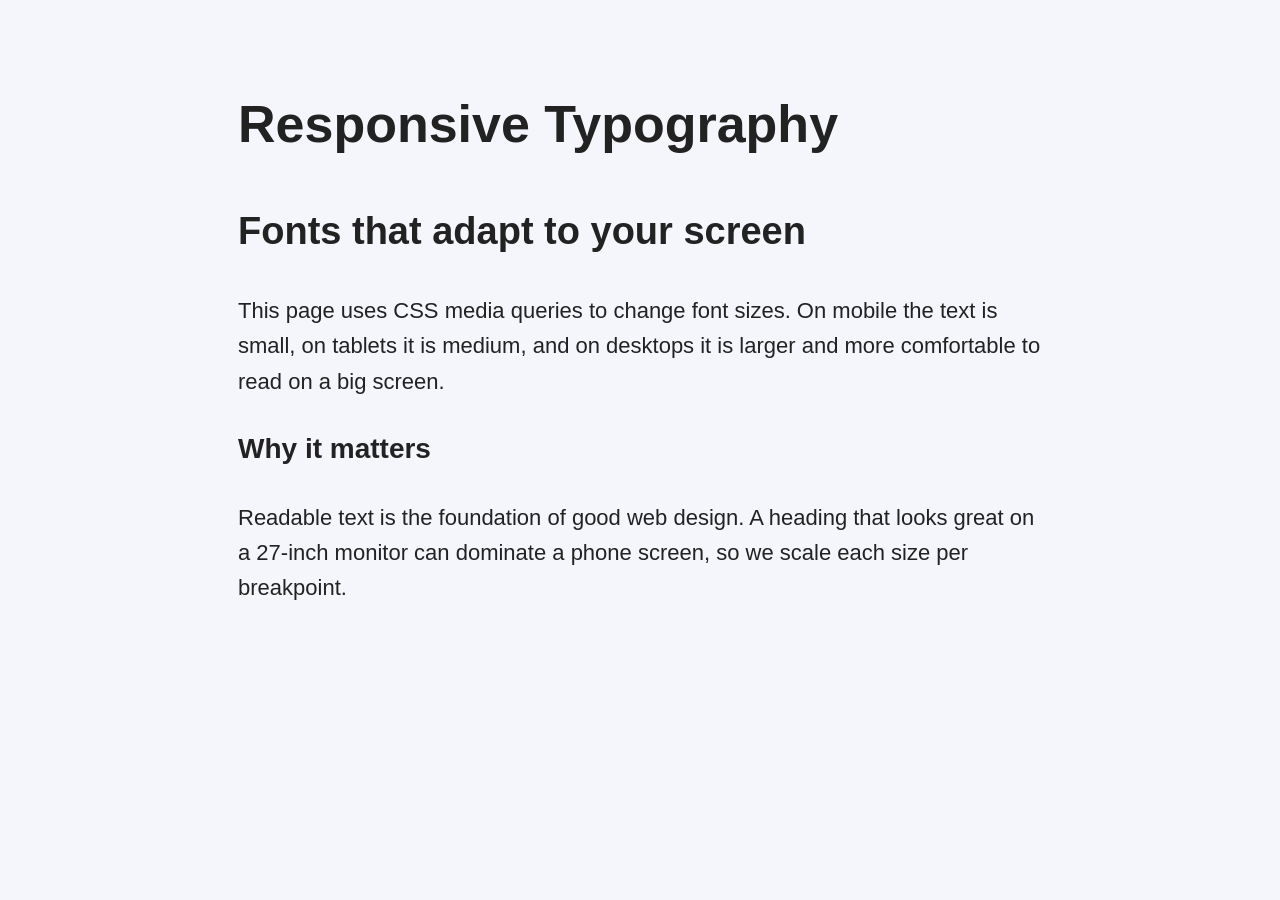
<file: task0/index.html>
<!DOCTYPE html>
<html lang="en">
<head>
<meta charset="UTF-8"><meta name="viewport" content="width=device-width, initial-scale=1.0">
<title>Task 0 - Responsive Typography</title>
<link rel="stylesheet" href="style.css">
</head>
<body>
<main class="page">
  <h1>Responsive Typography</h1>
  <h2>Fonts that adapt to your screen</h2>
  <p>This page uses CSS media queries to change font sizes. On mobile the text is small, on tablets it is medium, and on desktops it is larger and more comfortable to read on a big screen.</p>
  <h3>Why it matters</h3>
  <p>Readable text is the foundation of good web design. A heading that looks great on a 27-inch monitor can dominate a phone screen, so we scale each size per breakpoint.</p>
</main>
</body>
</html>
</file>
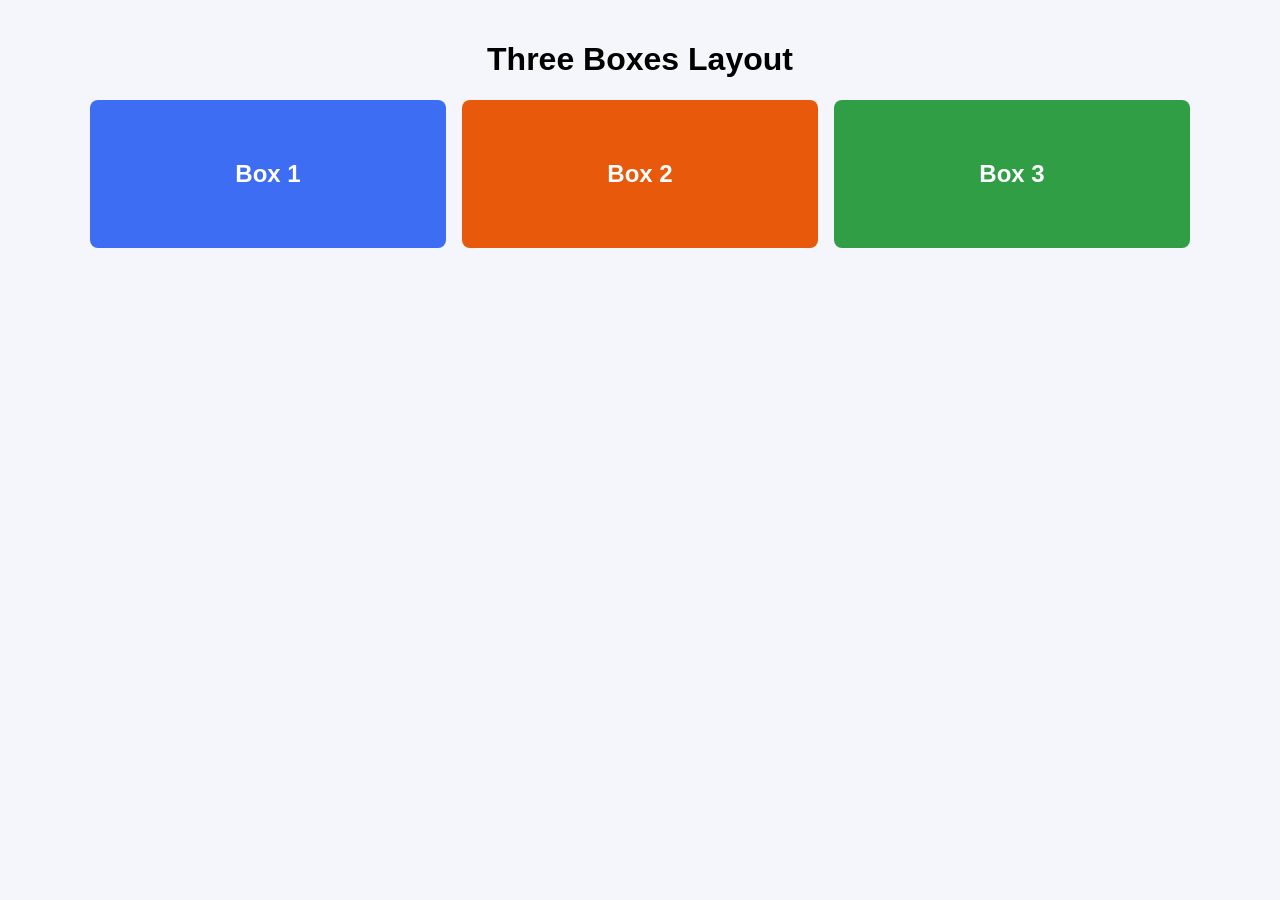
<file: task1/index.html>
<!DOCTYPE html>
<html lang="en">
<head>
<meta charset="UTF-8"><meta name="viewport" content="width=device-width, initial-scale=1.0">
<title>Task 1 - Responsive Layout (Media Queries)</title>
<link rel="stylesheet" href="style.css">
</head>
<body>
<h1>Three Boxes Layout</h1>
<div class="container">
  <div class="box b1"><h2>Box 1</h2></div>
  <div class="box b2"><h2>Box 2</h2></div>
  <div class="box b3"><h2>Box 3</h2></div>
</div>
</body>
</html>
</file>
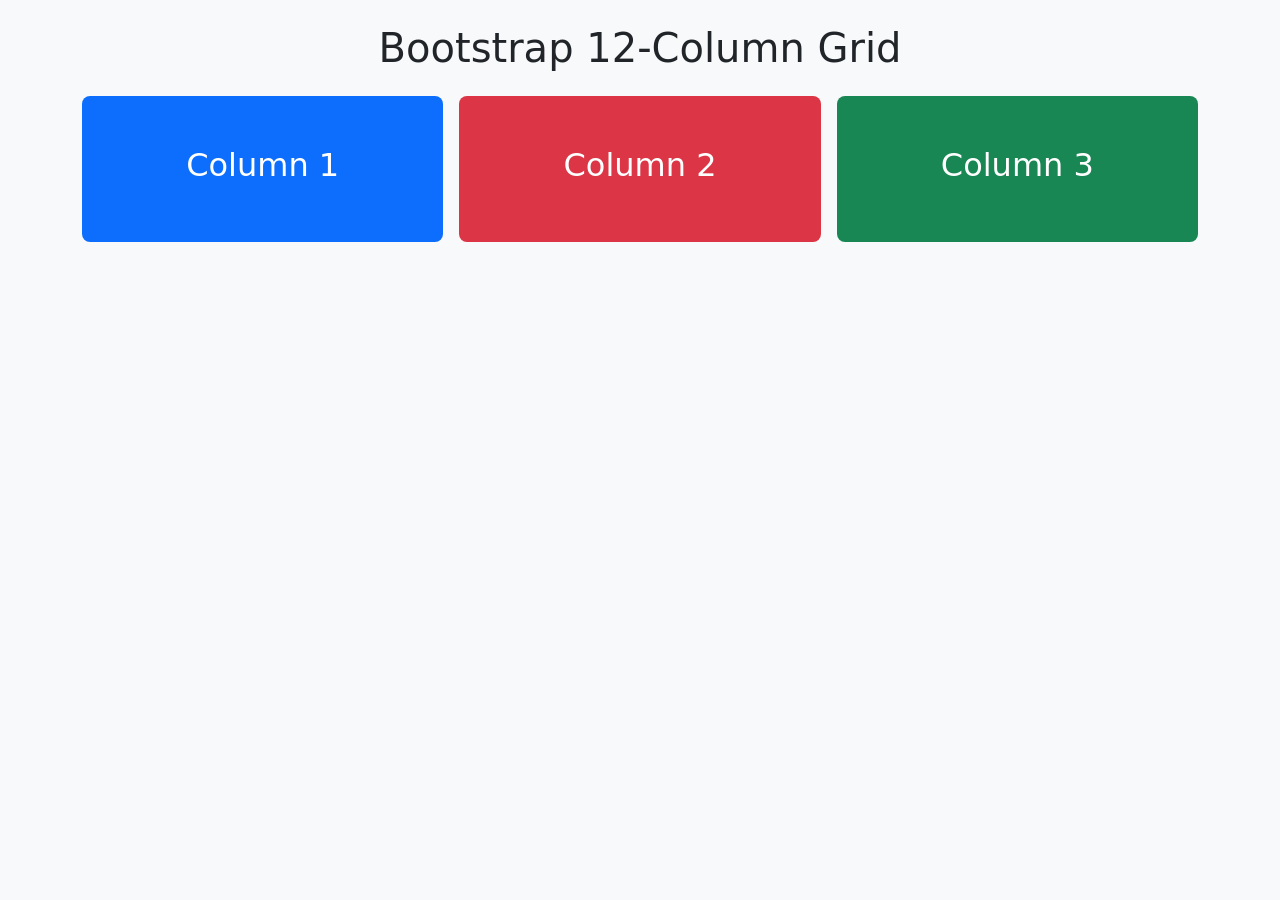
<file: task2/index.html>
<!DOCTYPE html>
<html lang="en">
<head>
<meta charset="UTF-8"><meta name="viewport" content="width=device-width, initial-scale=1.0">
<title>Task 2 - Bootstrap Columns</title>
<link href="https://cdn.jsdelivr.net/npm/bootstrap@5.3.3/dist/css/bootstrap.min.css" rel="stylesheet">
<link rel="stylesheet" href="style.css">
</head>
<body class="bg-light">
<div class="container py-4">
  <h1 class="text-center mb-4">Bootstrap 12-Column Grid</h1>
  <div class="row g-3">
    <div class="col-12 col-md-6 col-lg-4"><div class="col-box bg-primary"><h2>Column 1</h2></div></div>
    <div class="col-12 col-md-6 col-lg-4"><div class="col-box bg-danger"><h2>Column 2</h2></div></div>
    <div class="col-12 col-md-12 col-lg-4"><div class="col-box bg-success"><h2>Column 3</h2></div></div>
  </div>
</div>
<script src="https://cdn.jsdelivr.net/npm/bootstrap@5.3.3/dist/js/bootstrap.bundle.min.js"></script>
</body>
</html>
</file>
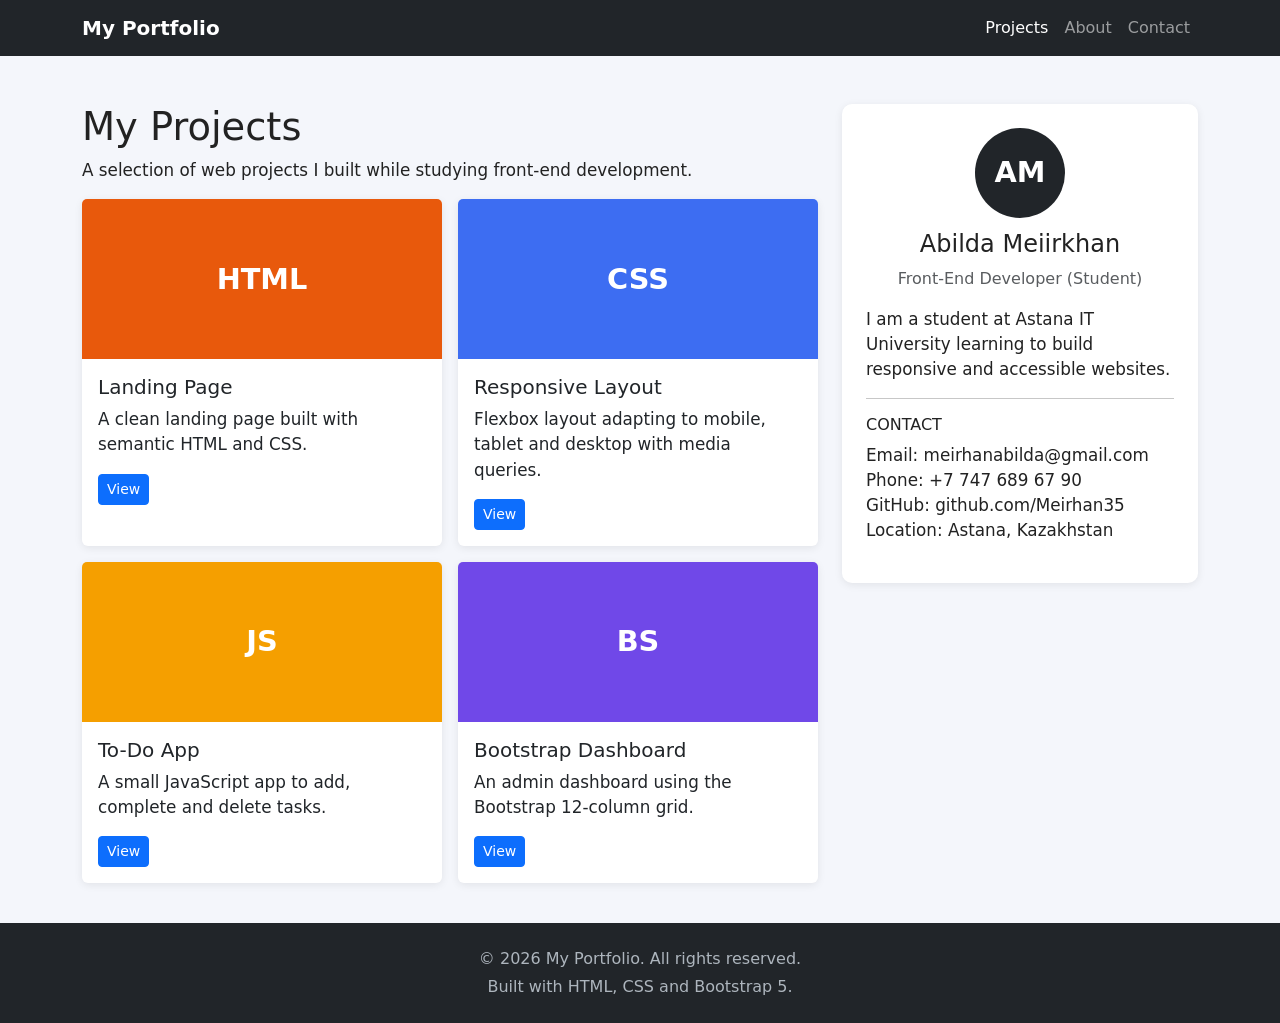
<file: task4/index.html>
<!DOCTYPE html>
<html lang="en">
<head>
<meta charset="UTF-8"><meta name="viewport" content="width=device-width, initial-scale=1.0">
<title>Portfolio</title>
<link href="https://cdn.jsdelivr.net/npm/bootstrap@5.3.3/dist/css/bootstrap.min.css" rel="stylesheet">
<link rel="stylesheet" href="style.css">
</head>
<body>
<header>
  <nav class="navbar navbar-expand-lg navbar-dark bg-dark sticky-top">
    <div class="container">
      <a class="navbar-brand fw-bold" href="#">My Portfolio</a>
      <button class="navbar-toggler" type="button" data-bs-toggle="collapse" data-bs-target="#nav" aria-controls="nav" aria-expanded="false" aria-label="Toggle navigation"><span class="navbar-toggler-icon"></span></button>
      <div class="collapse navbar-collapse" id="nav">
        <ul class="navbar-nav ms-auto">
          <li class="nav-item"><a class="nav-link active" href="#projects">Projects</a></li>
          <li class="nav-item"><a class="nav-link" href="#about">About</a></li>
          <li class="nav-item"><a class="nav-link" href="#contact">Contact</a></li>
        </ul>
      </div>
    </div>
  </nav>
</header>

<main class="container main-section">
  <div class="row g-4">
    <section class="col-12 col-lg-8" id="projects">
      <h1 class="section-title">My Projects</h1>
      <p class="intro">A selection of web projects I built while studying front-end development.</p>
      <div class="row g-3">
        <div class="col-12 col-sm-6"><div class="card h-100 project-card"><div class="card-img-top thumb t1">HTML</div><div class="card-body"><h5 class="card-title">Landing Page</h5><p class="card-text">A clean landing page built with semantic HTML and CSS.</p><a href="#" class="btn btn-primary btn-sm">View</a></div></div></div>
        <div class="col-12 col-sm-6"><div class="card h-100 project-card"><div class="card-img-top thumb t2">CSS</div><div class="card-body"><h5 class="card-title">Responsive Layout</h5><p class="card-text">Flexbox layout adapting to mobile, tablet and desktop with media queries.</p><a href="#" class="btn btn-primary btn-sm">View</a></div></div></div>
        <div class="col-12 col-sm-6"><div class="card h-100 project-card"><div class="card-img-top thumb t3">JS</div><div class="card-body"><h5 class="card-title">To-Do App</h5><p class="card-text">A small JavaScript app to add, complete and delete tasks.</p><a href="#" class="btn btn-primary btn-sm">View</a></div></div></div>
        <div class="col-12 col-sm-6"><div class="card h-100 project-card"><div class="card-img-top thumb t4">BS</div><div class="card-body"><h5 class="card-title">Bootstrap Dashboard</h5><p class="card-text">An admin dashboard using the Bootstrap 12-column grid.</p><a href="#" class="btn btn-primary btn-sm">View</a></div></div></div>
      </div>
    </section>
    <aside class="col-12 col-lg-4">
      <div class="sidebar" id="about">
        <div class="avatar">AM</div>
        <h2 class="h4 text-center">Abilda Meiirkhan</h2>
        <p class="text-center text-muted">Front-End Developer (Student)</p>
        <p class="bio">I am a student at Astana IT University learning to build responsive and accessible websites.</p>
        <hr>
        <h3 class="h6 text-uppercase" id="contact">Contact</h3>
        <ul class="list-unstyled contact-list">
          <li>Email: meirhanabilda@gmail.com</li>
          <li>Phone: +7 747 689 67 90</li>
          <li>GitHub: github.com/Meirhan35</li>
          <li class="hide-mobile">Location: Astana, Kazakhstan</li>
        </ul>
      </div>
    </aside>
  </div>
</main>

<footer class="site-footer">
  <div class="container text-center">
    <p class="mb-1">&copy; 2026 My Portfolio. All rights reserved.</p>
    <p class="mb-0 hide-mobile">Built with HTML, CSS and Bootstrap 5.</p>
  </div>
</footer>
<script src="https://cdn.jsdelivr.net/npm/bootstrap@5.3.3/dist/js/bootstrap.bundle.min.js"></script>
</body>
</html>
</file>
<file: task0/style.css>
* {
  box-sizing: border-box;
}

body {
  font-family: Arial, sans-serif;
  margin: 0;
  background: #f4f6fb;
  color: #222;
  line-height: 1.6;
}

.page {
  max-width: 900px;
  margin: 0 auto;
  padding: 20px;
}

h1 {
  font-size: 24px;
}

h2 {
  font-size: 20px;
}

h3 {
  font-size: 17px;
}

p {
  font-size: 14px;
}

@media (min-width: 768px) {
  .page {
    padding: 32px;
  }

  h1 {
    font-size: 36px;
  }

  h2 {
    font-size: 28px;
  }

  h3 {
    font-size: 22px;
  }

  p {
    font-size: 18px;
  }
}

@media (min-width: 1200px) {
  .page {
    padding: 48px;
  }

  h1 {
    font-size: 52px;
  }

  h2 {
    font-size: 38px;
  }

  h3 {
    font-size: 28px;
  }

  p {
    font-size: 22px;
  }
}
</file>
<file: task1/style.css>
* {
  box-sizing: border-box;
}

body {
  font-family: Arial, sans-serif;
  margin: 0;
  padding: 20px;
  background: #f4f6fb;
}

h1 {
  text-align: center;
}

.container {
  display: flex;
  flex-wrap: wrap;
  gap: 16px;
  max-width: 1100px;
  margin: 0 auto;
}

.box {
  flex: 1 1 100%;
  color: #fff;
  padding: 40px 20px;
  text-align: center;
  border-radius: 8px;
}

.b1 {
  background: #3d6df2;
}

.b2 {
  background: #e8590c;
}

.b3 {
  background: #2f9e44;
}

@media (min-width: 768px) {
  .box {
    flex: 1 1 calc(50% - 8px);
  }
}

@media (min-width: 1100px) {
  .box {
    flex: 1 1 calc(33.333% - 11px);
  }
}
</file>
<file: task2/style.css>
.col-box {
  color: #fff;
  padding: 50px 15px;
  text-align: center;
  border-radius: 8px;
}
</file>
<file: task4/style.css>
body {
  background: #f4f6fb;
  color: #222;
}

.main-section {
  padding-top: 20px;
}

.section-title {
  font-size: 1.6rem;
}

.intro,
.card-text,
.bio,
.contact-list {
  font-size: 0.9rem;
}

.hide-mobile {
  display: none;
}

.thumb {
  height: 110px;
  display: flex;
  align-items: center;
  justify-content: center;
  color: #fff;
  font-weight: 700;
  font-size: 1.8rem;
}

.t1 {
  background: #e8590c;
}

.t2 {
  background: #3d6df2;
}

.t3 {
  background: #f59f00;
}

.t4 {
  background: #7048e8;
}

.project-card {
  border: 0;
  box-shadow: 0 2px 8px rgba(0, 0, 0, 0.08);
  transition: transform 0.2s;
}

.project-card:hover {
  transform: translateY(-4px);
}

.sidebar {
  margin-top: 8px;
  background: #fff;
  border-radius: 10px;
  padding: 24px;
  box-shadow: 0 2px 8px rgba(0, 0, 0, 0.08);
}

.avatar {
  width: 90px;
  height: 90px;
  border-radius: 50%;
  background: #212529;
  color: #fff;
  display: flex;
  align-items: center;
  justify-content: center;
  font-size: 1.8rem;
  font-weight: 700;
  margin: 0 auto 12px;
}

.site-footer {
  background: #212529;
  color: #adb5bd;
  padding: 24px 0;
  margin-top: 40px;
}

@media (min-width: 768px) {
  .main-section {
    padding-top: 32px;
  }

  .section-title {
    font-size: 2rem;
  }

  .intro,
  .card-text,
  .bio,
  .contact-list {
    font-size: 1rem;
  }

  .hide-mobile {
    display: block;
  }

  .thumb {
    height: 140px;
  }
}

@media (min-width: 992px) {
  .main-section {
    padding-top: 48px;
  }

  .section-title {
    font-size: 2.4rem;
  }

  .intro,
  .card-text,
  .bio,
  .contact-list {
    font-size: 1.05rem;
  }

  .sidebar {
    position: sticky;
    top: 90px;
    margin-top: 0;
  }

  .thumb {
    height: 160px;
  }
}
</file>
